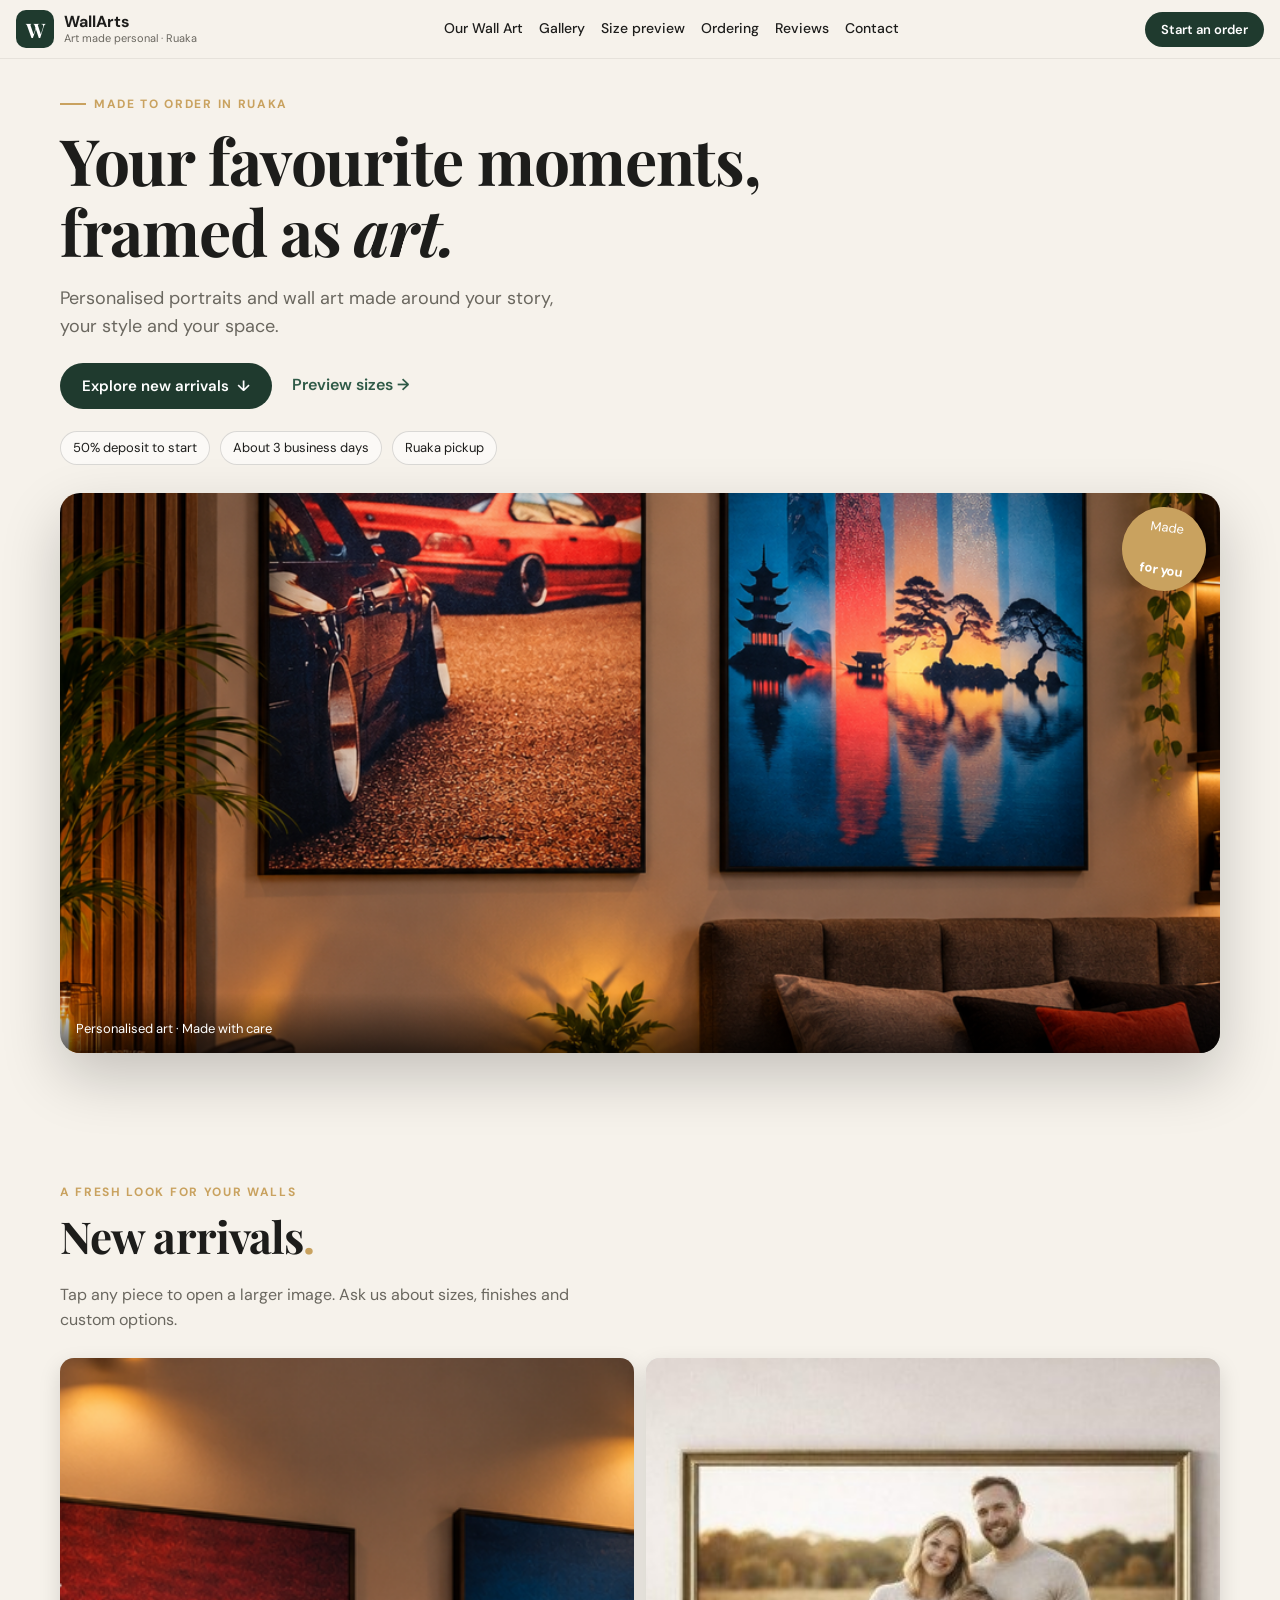
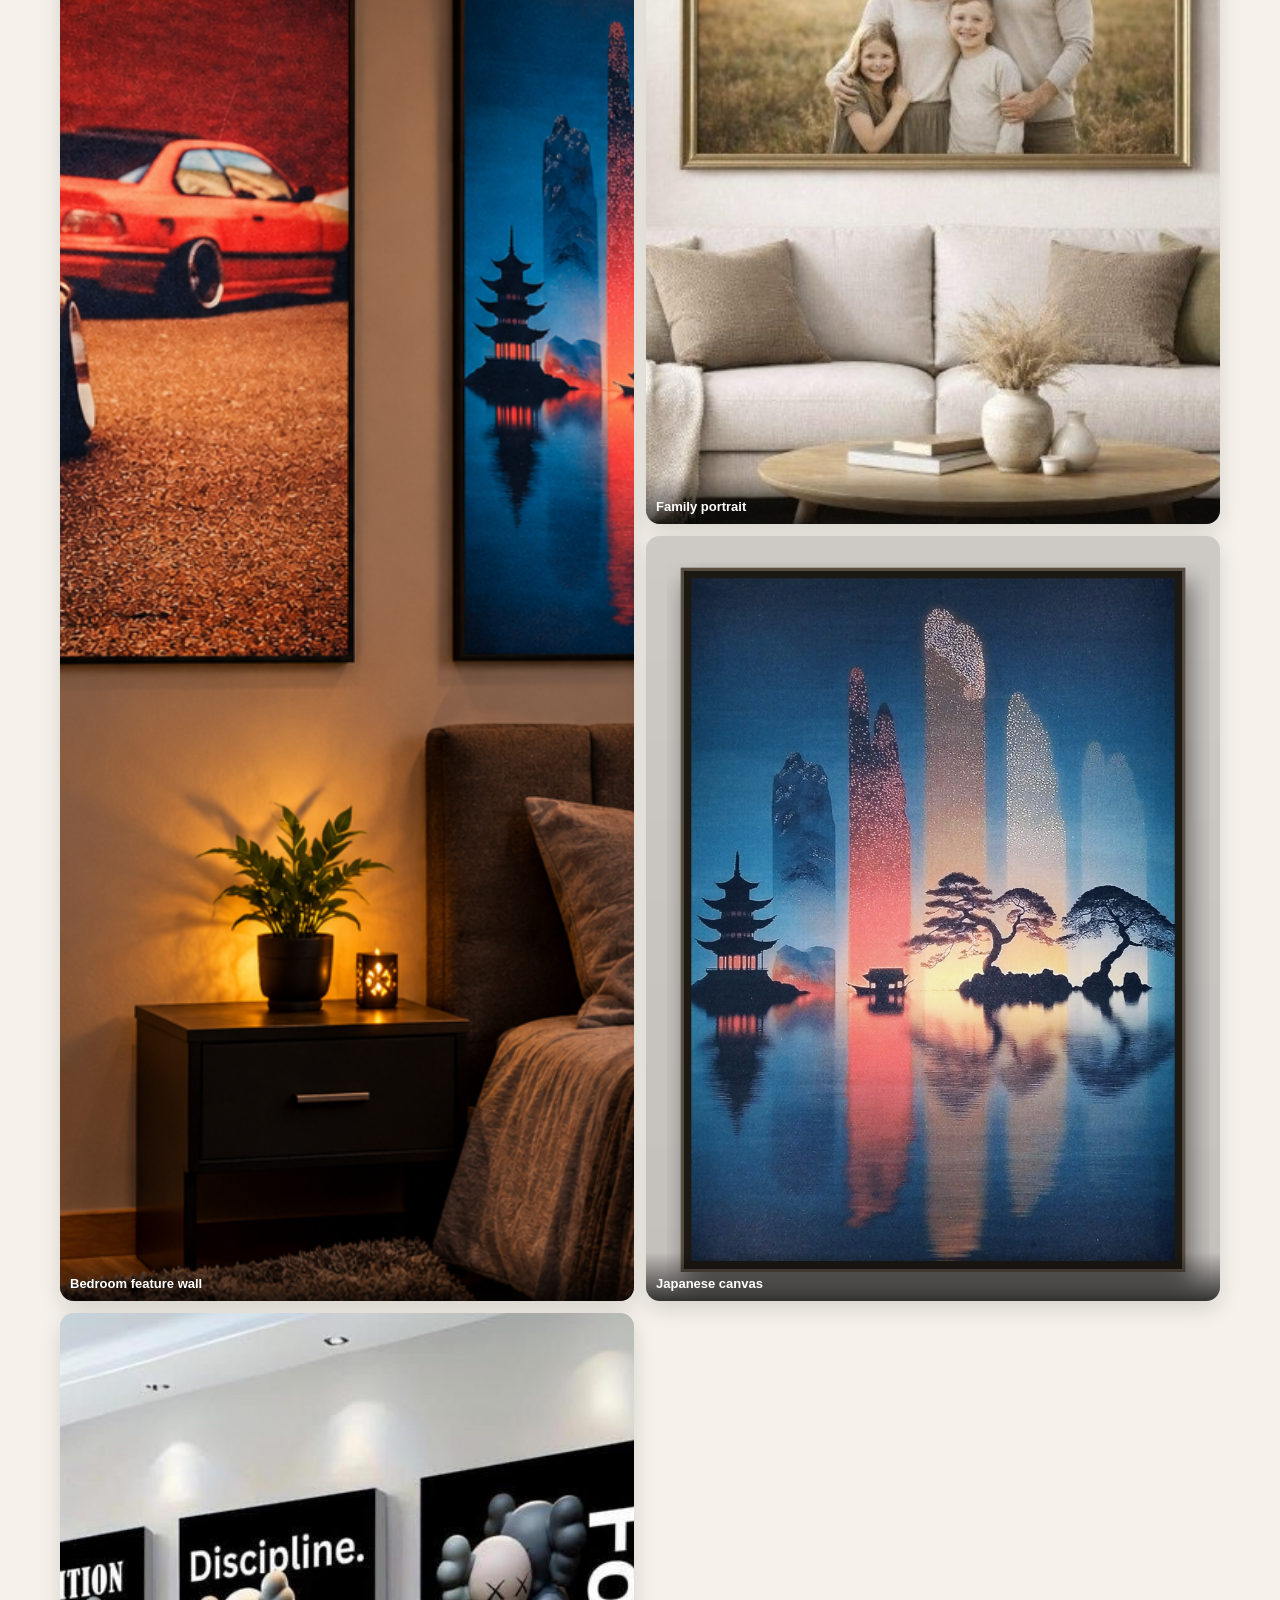
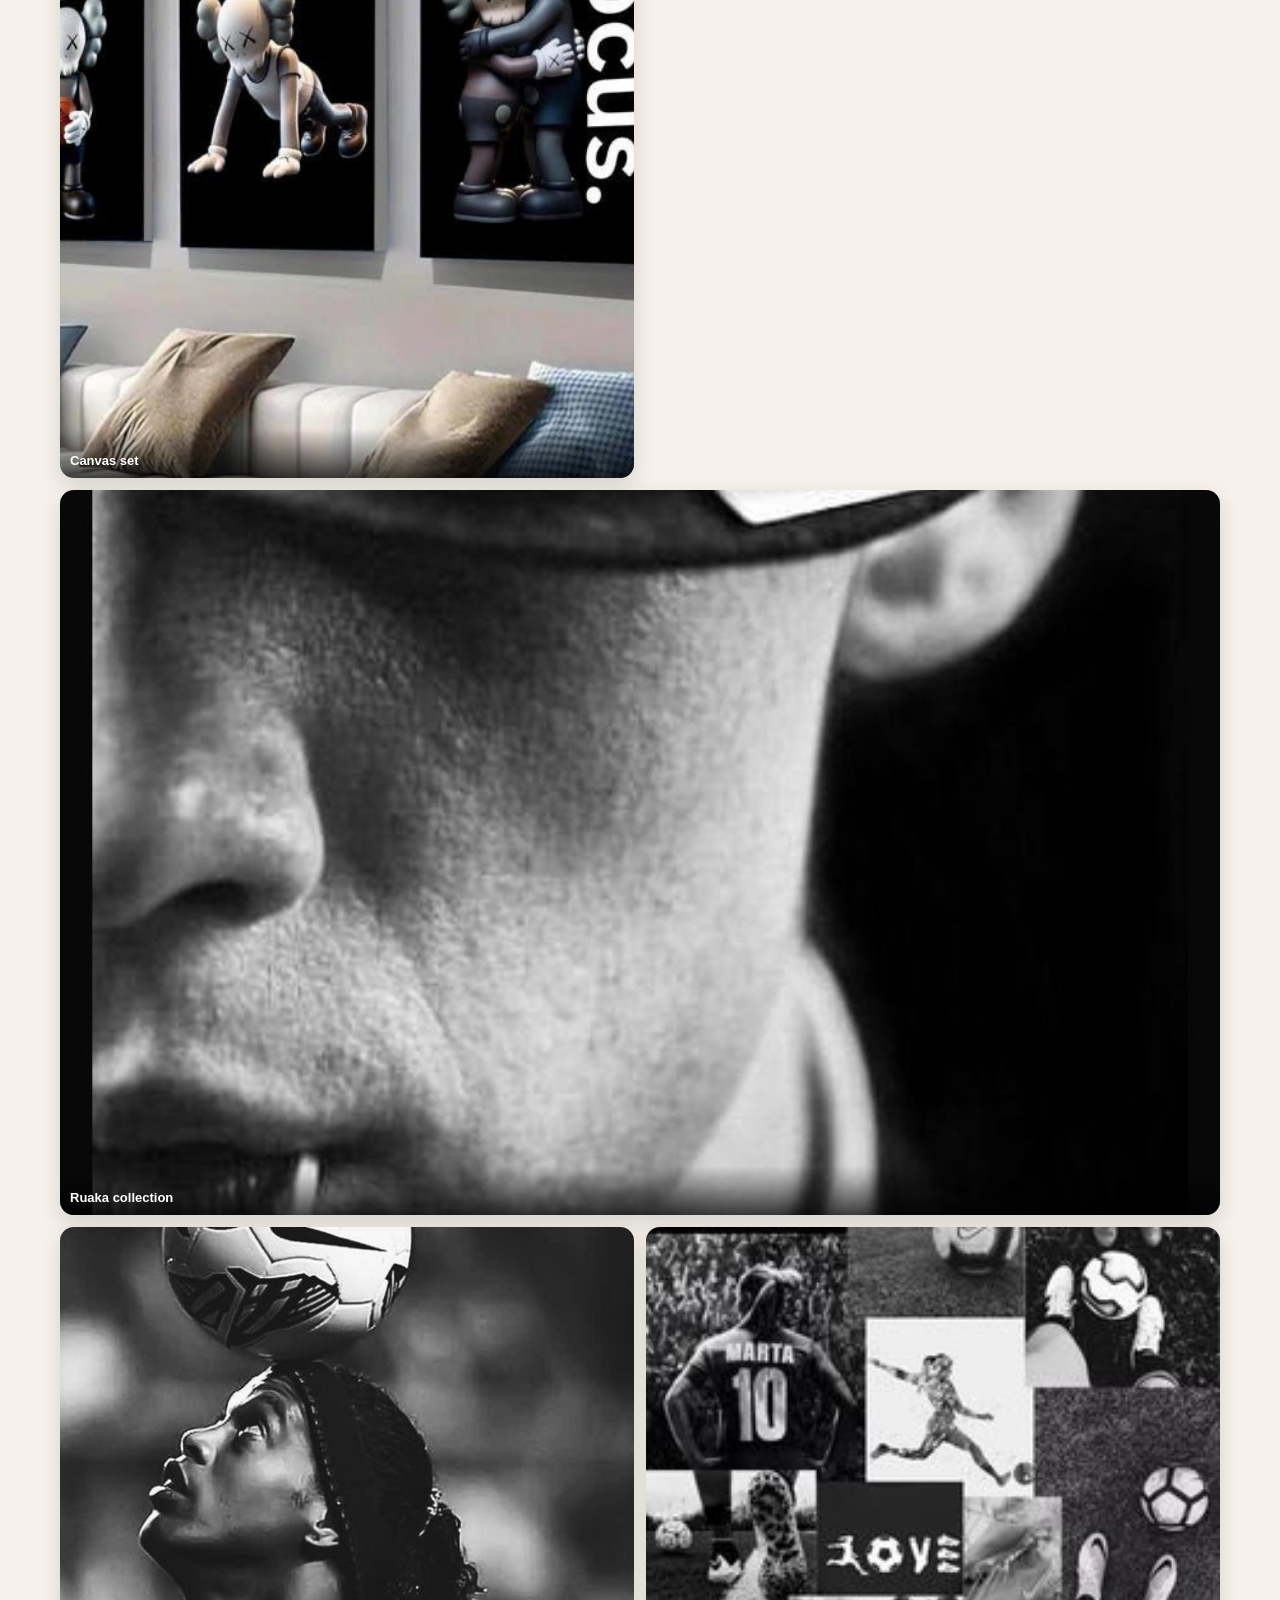
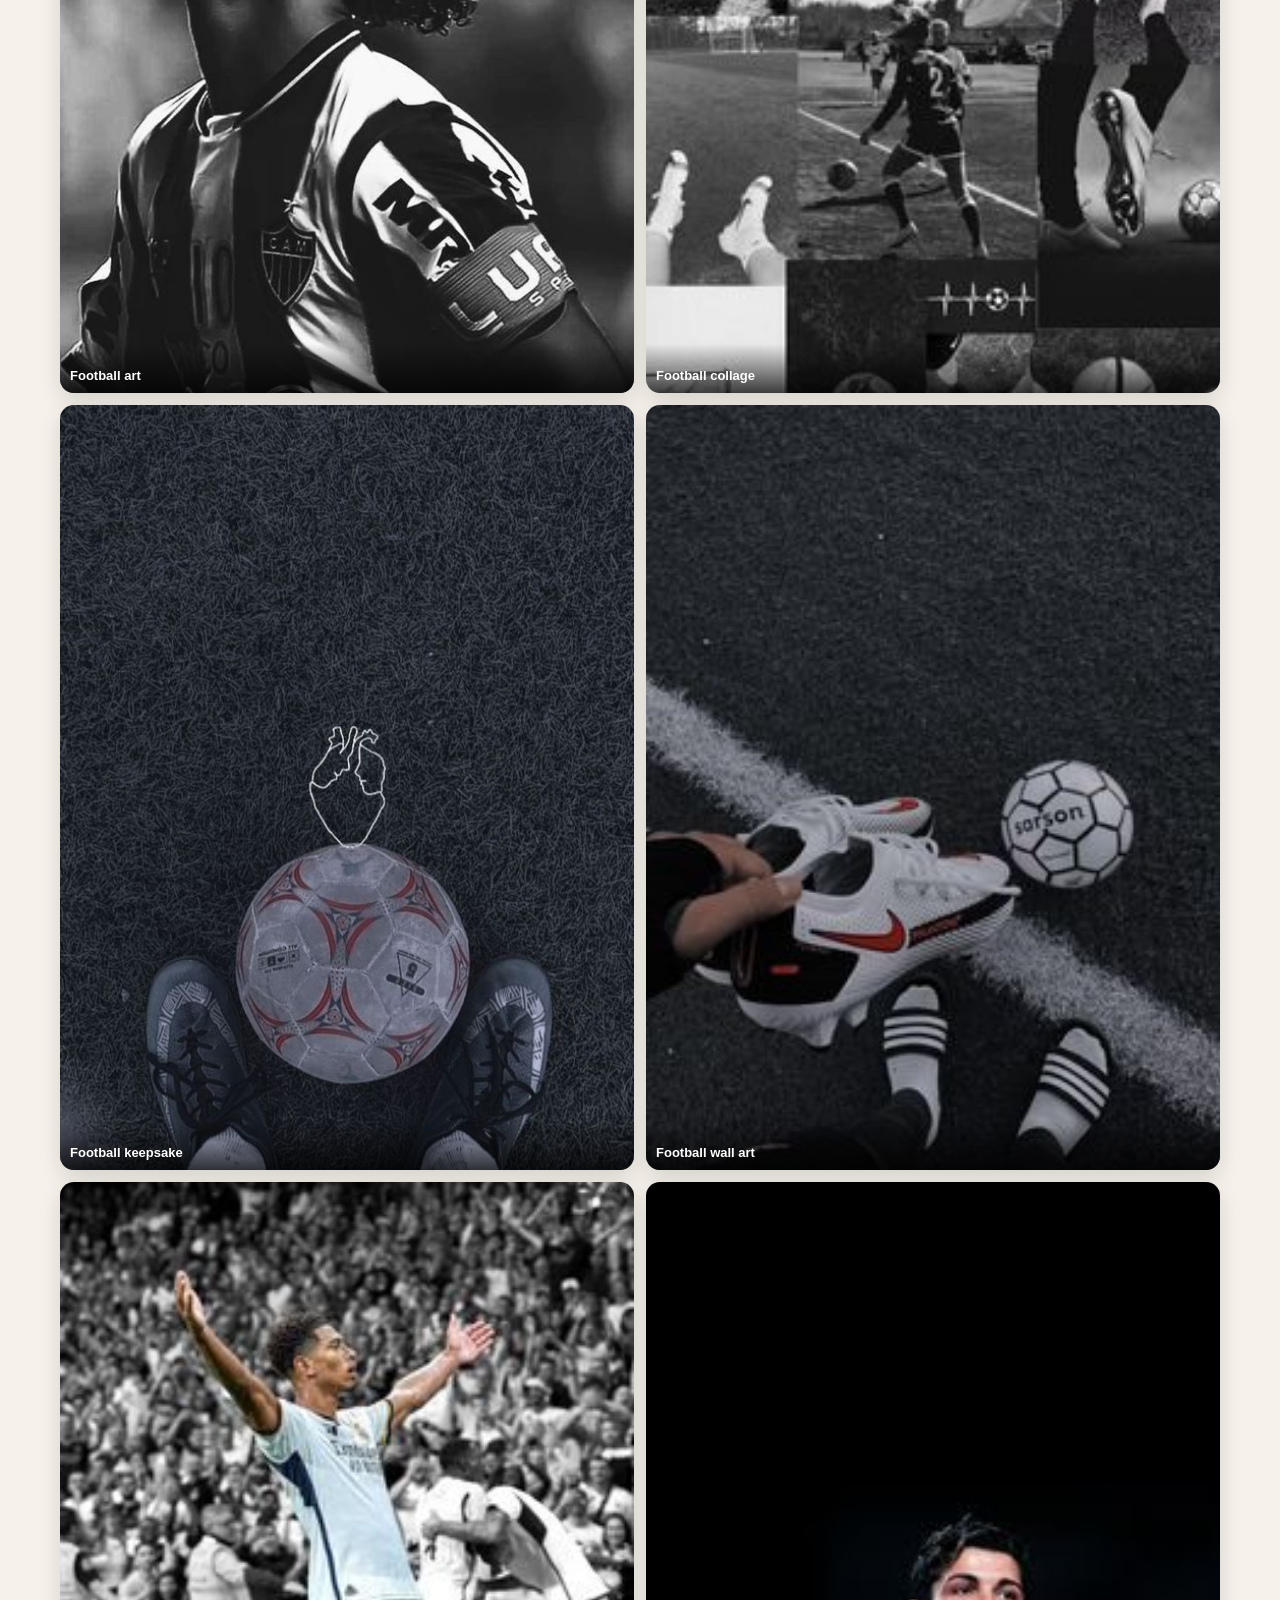
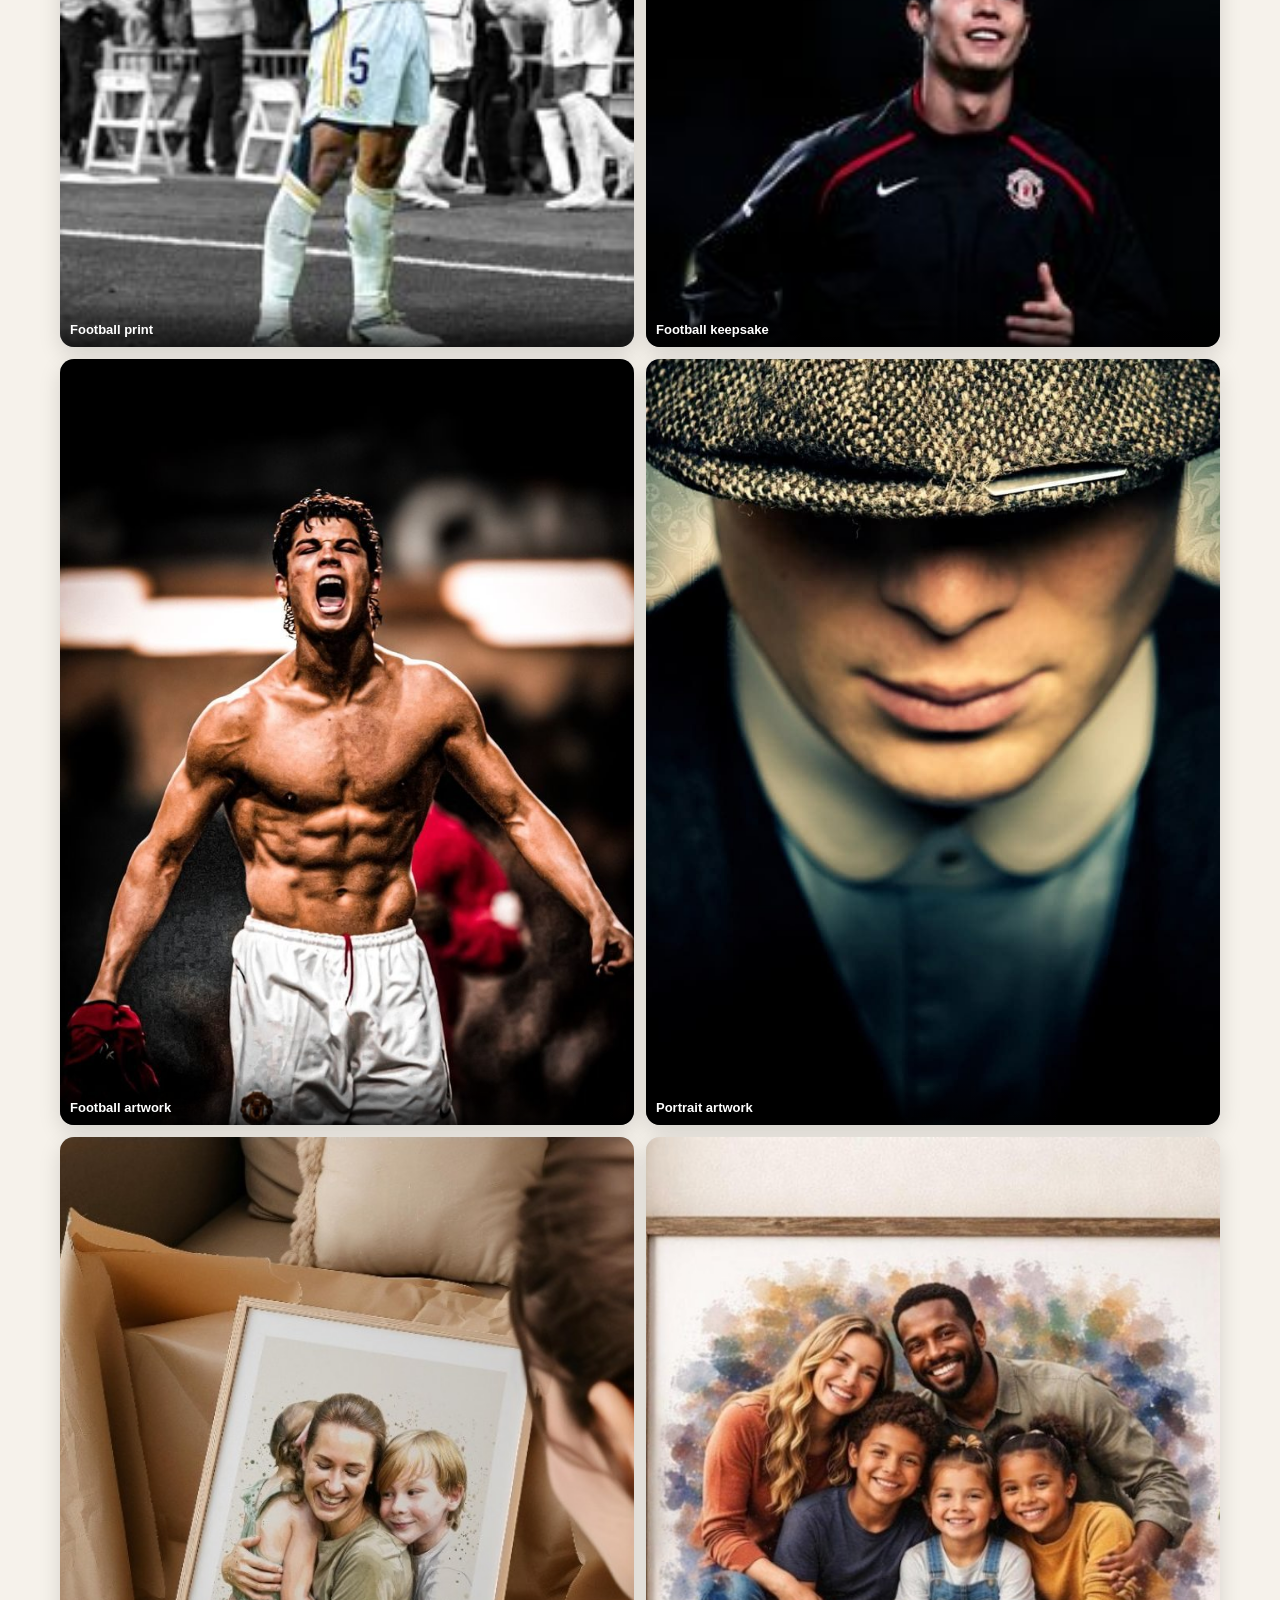
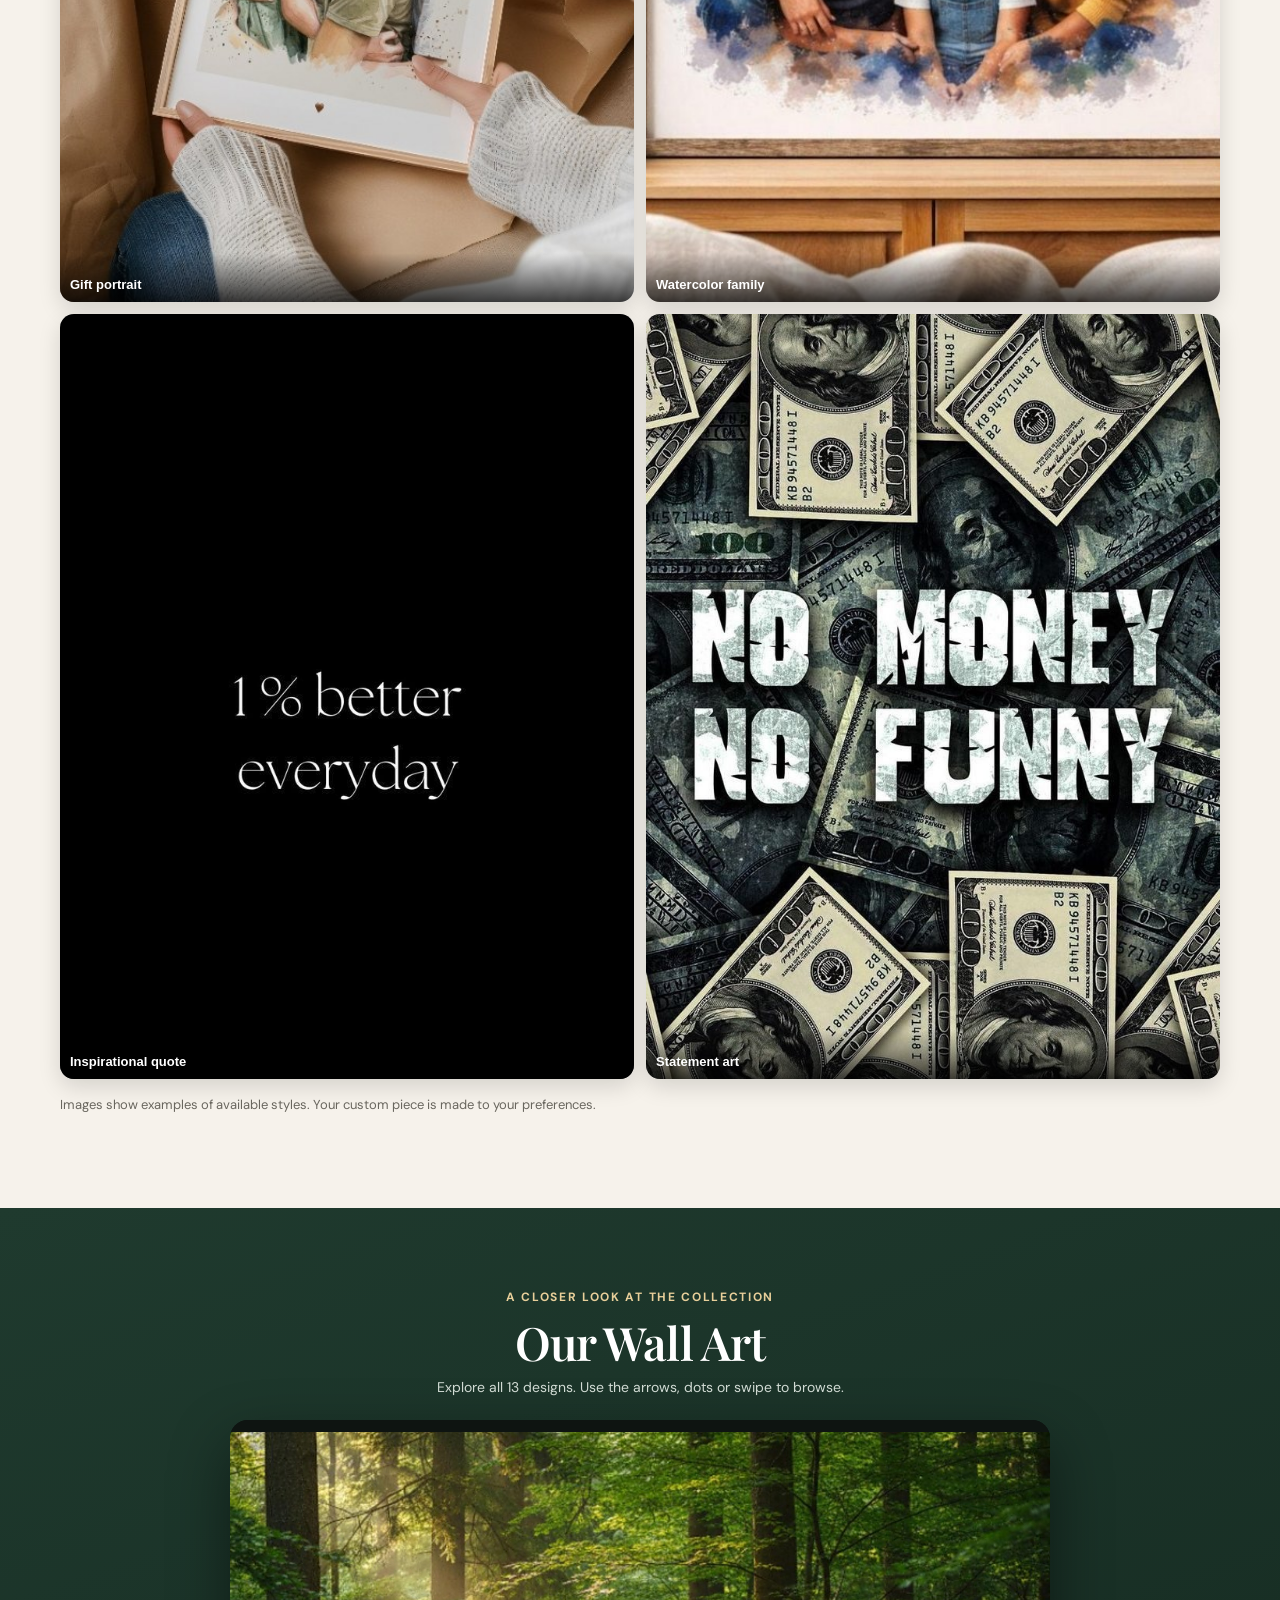
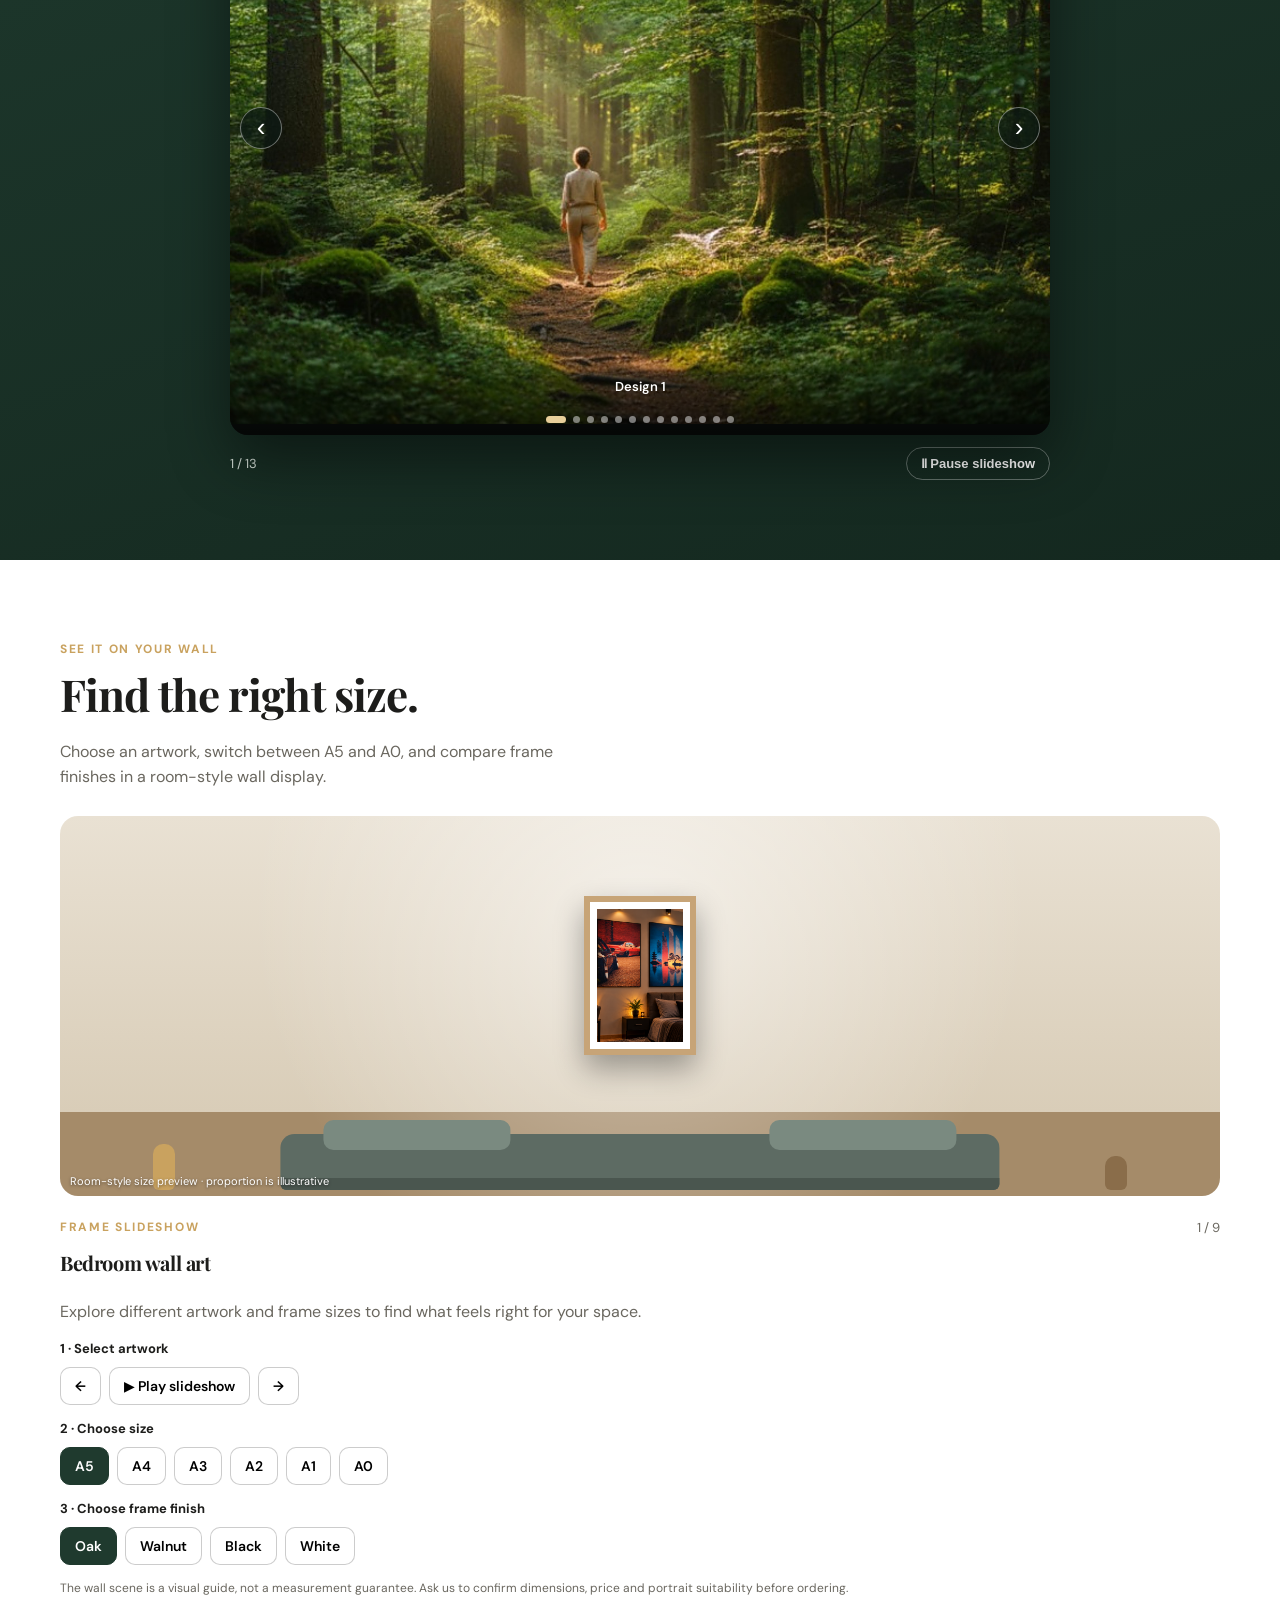
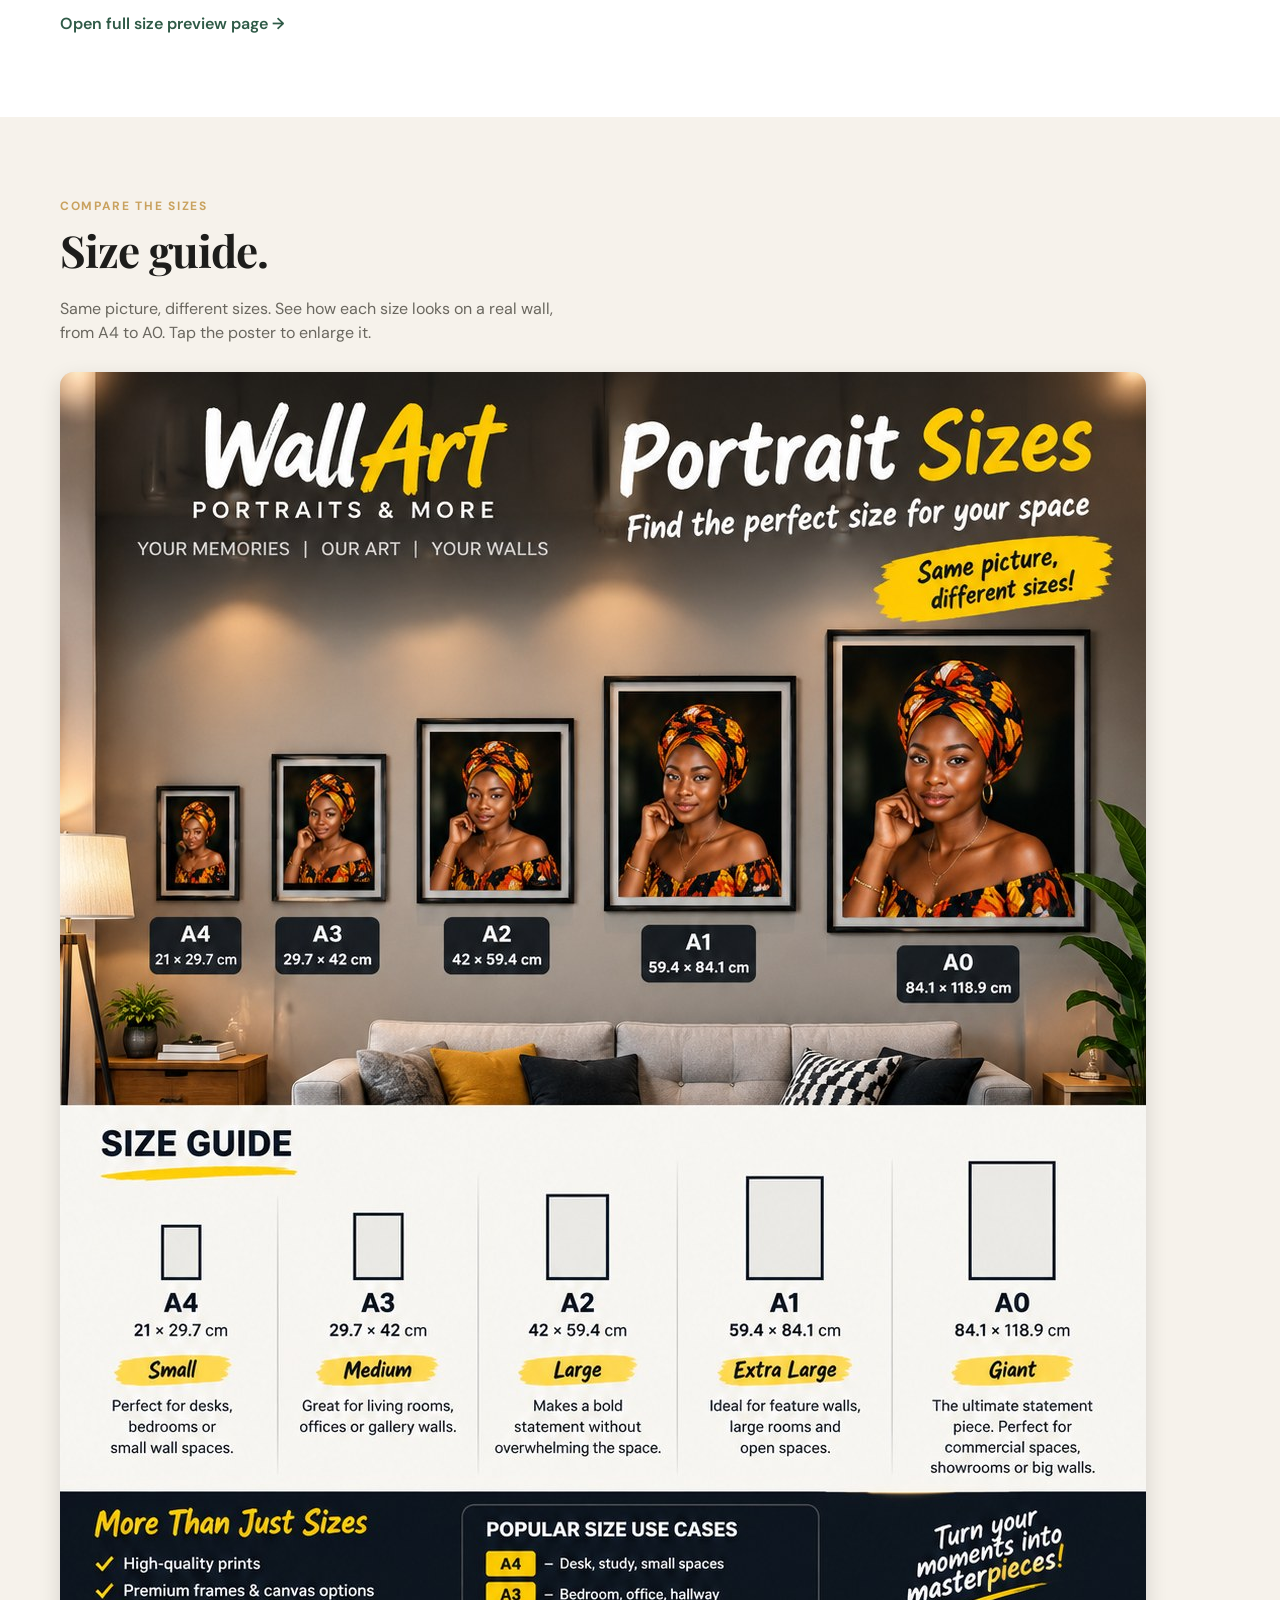
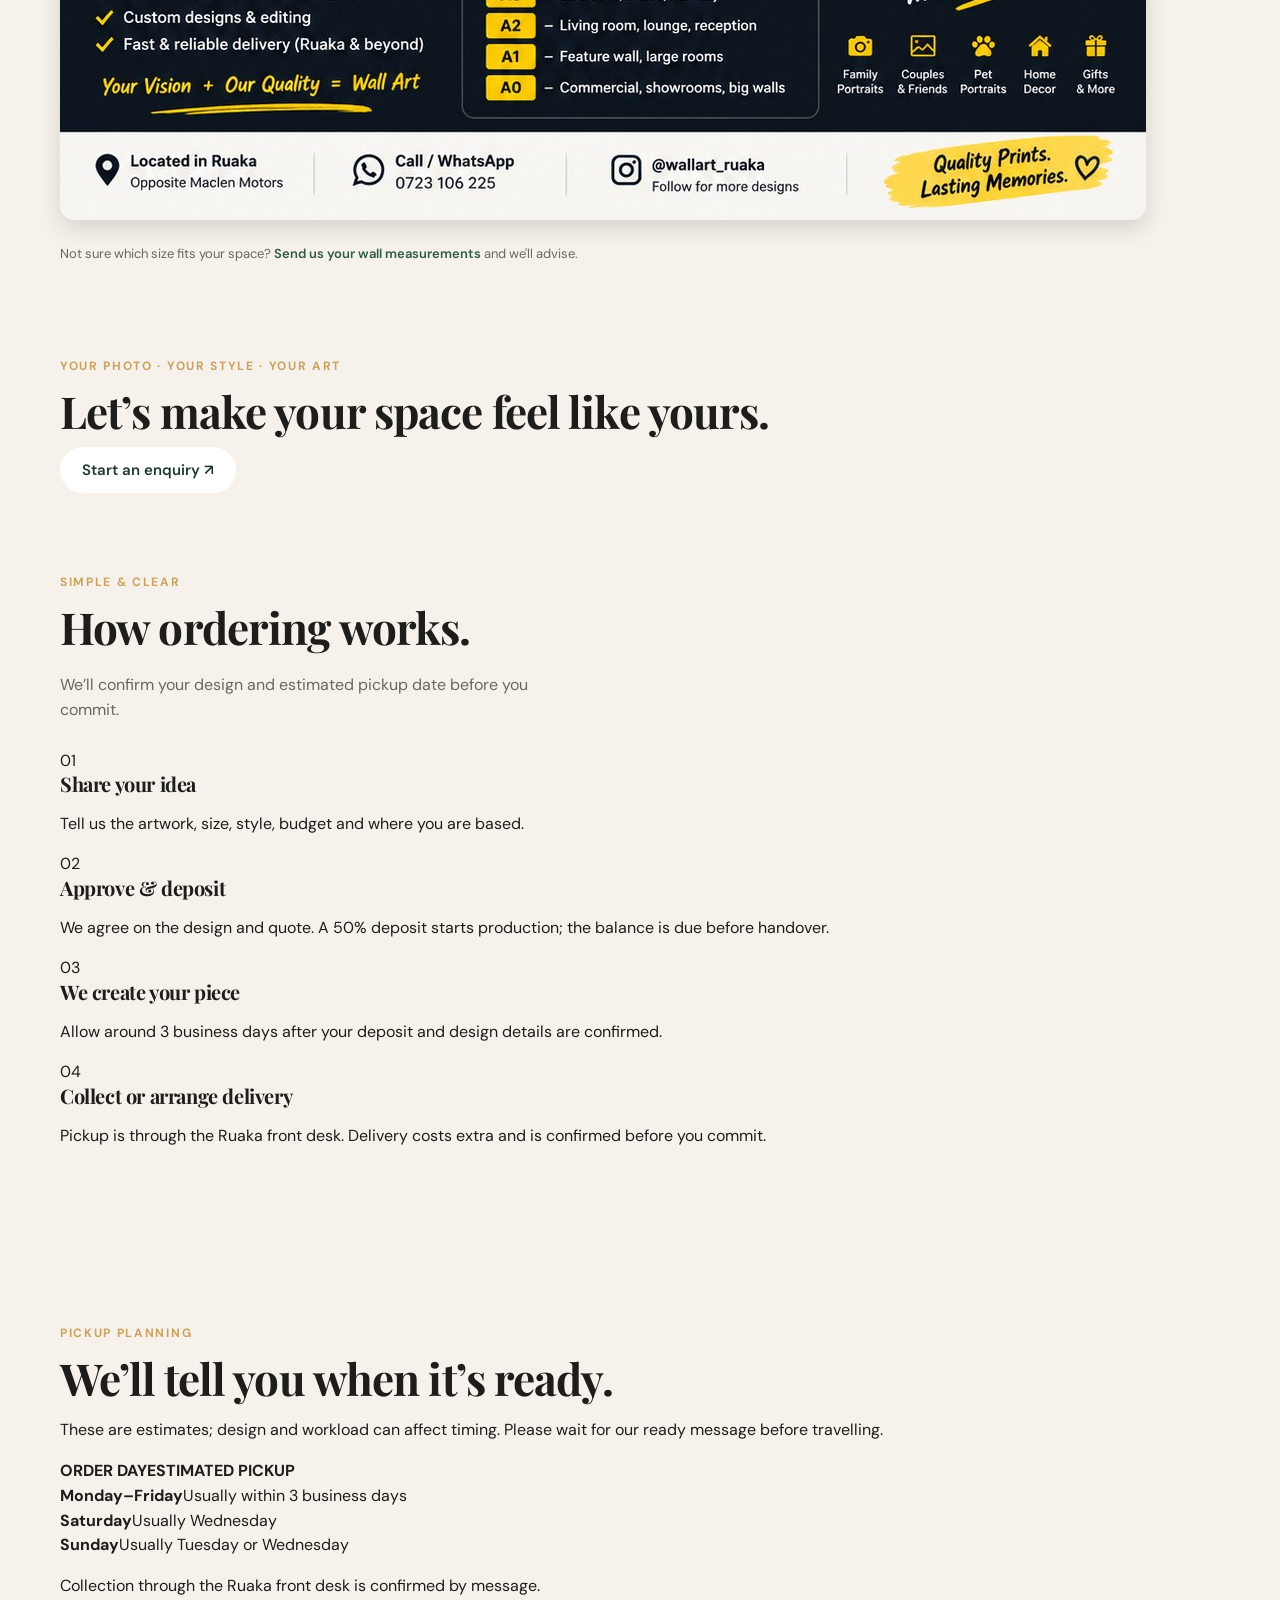
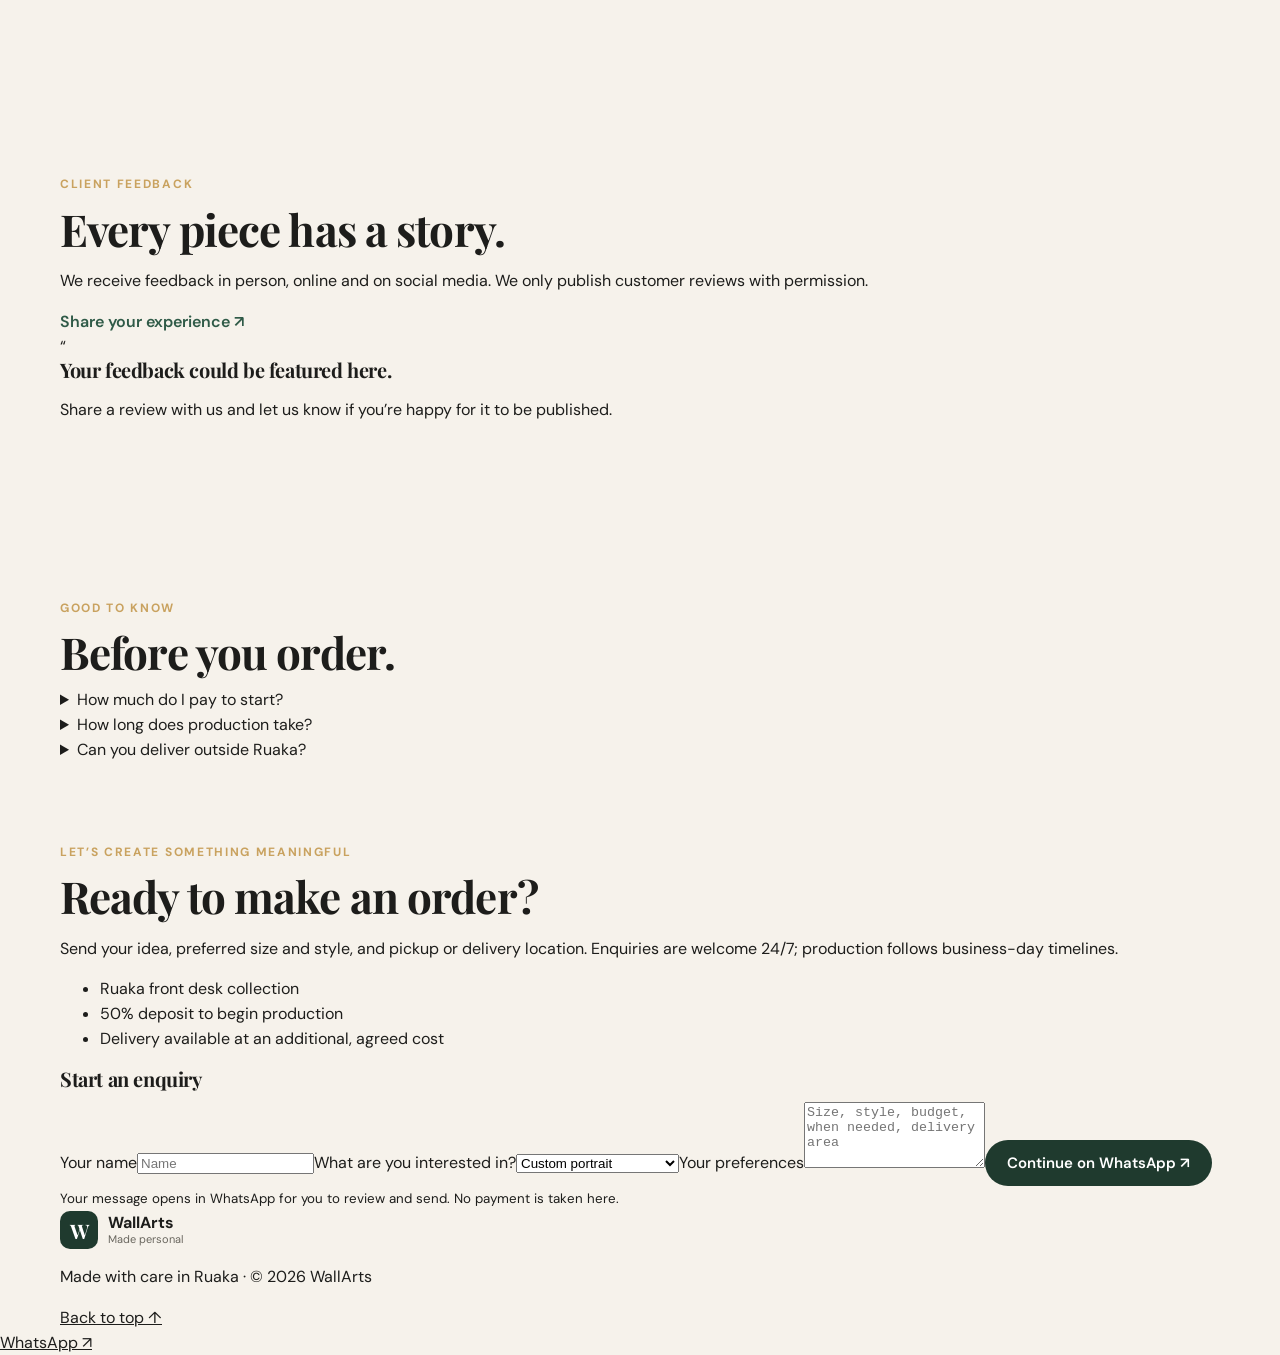
<file: index.html>
<!doctype html>
<html lang="en">
<head>
  <meta charset="utf-8">
  <meta name="viewport" content="width=device-width, initial-scale=1">
  <meta name="theme-color" content="#f6f2eb">
  <meta name="description" content="Personalised portraits and wall art made to order in Ruaka. Browse new arrivals and preview your artwork on a wall in A0–A5 sizes.">
  <title>WallArts | Personalised Wall Art in Ruaka</title>
  <link rel="preconnect" href="https://fonts.googleapis.com">
  <link rel="preconnect" href="https://fonts.gstatic.com" crossorigin>
  <link href="https://fonts.googleapis.com/css2?family=DM+Sans:wght@400;500;600;700&family=Playfair+Display:wght@600;700&display=swap" rel="stylesheet">
  <link rel="stylesheet" href="/styles.css">
</head>
<body>
  <header class="site-header">
    <a class="brand" href="#home" aria-label="WallArts home"><span class="brand-mark">W</span><span class="brand-copy"><strong>WallArts</strong><small>Art made personal · Ruaka</small></span></a>
    <nav aria-label="Main navigation"><a href="#new-arrivals">Gallery</a><a href="#sizes">Size preview</a><a href="#ordering">Ordering</a><a href="#reviews">Reviews</a><a href="#contact">Contact</a></nav>
    <a class="button button-small" href="#contact">Start an order</a>
  </header>

  <main id="home">
    <section class="hero page-wrap">
      <div class="hero-copy">
        <p class="eyebrow"><span></span> MADE TO ORDER IN RUAKA</p>
        <h1>Your favourite moments,<br>framed as <em>art.</em></h1>
        <p class="hero-intro">Personalised portraits and wall art made around your story, your style and your space.</p>
        <div class="hero-actions"><a class="button" href="#new-arrivals">Explore new arrivals <span>↓</span></a><a class="text-link" href="#sizes">Preview sizes <span>→</span></a></div>
        <div class="hero-points"><span>50% deposit to start</span><span>About 3 business days</span><span>Ruaka pickup</span></div>
      </div>
      <div class="hero-visual"><img src="bedroom-wall.png" alt="Wall art displayed in a bedroom" fetchpriority="high"><div class="hero-stamp">Made<br><b>for you</b></div><div class="hero-caption">Personalised art · Made with care</div></div>
    </section>

    <section class="section arrivals" id="new-arrivals">
      <div class="page-wrap">
        <div class="section-heading"><div><p class="eyebrow">A FRESH LOOK FOR YOUR WALLS</p><h2>New arrivals<span class="gold">.</span></h2></div><p>Tap any piece to open a larger image. Ask us about sizes, finishes and custom options.</p></div>
        <div class="gallery-grid">
          <button class="art-card art-tall" type="button" data-image="bedroom-wall.png" data-title="Bedroom feature wall art"><img src="bedroom-wall.png" alt="Bedroom feature wall art" loading="lazy"><span>Bedroom feature wall</span></button>
          <button class="art-card" type="button" data-image="family-wall-art.jpg" data-title="Family wall art"><img src="family-wall-art.jpg" alt="Family wall art" loading="lazy"><span>Family portrait</span></button>
          <button class="art-card" type="button" data-image="japan-canvas.png" data-title="Japanese landscape canvas"><img src="japan-canvas.png" alt="Japanese landscape canvas" loading="lazy"><span>Japanese canvas</span></button>
          <button class="art-card" type="button" data-image="canvas-set.jpg" data-title="Canvas set"><img src="canvas-set.jpg" alt="Canvas set" loading="lazy"><span>Canvas set</span></button>
          <button class="art-card art-wide" type="button" data-image="promo-ruaka.jpg" data-title="Ruaka collection"><img src="promo-ruaka.jpg" alt="Ruaka collection wall art" loading="lazy"><span>Ruaka collection</span></button>
          <button class="art-card" type="button" data-image="football-1.jpg" data-title="Football art"><img src="football-1.jpg" alt="Football art" loading="lazy"><span>Football art</span></button>
          <button class="art-card" type="button" data-image="football-2.jpg" data-title="Football collage"><img src="football-2.jpg" alt="Football collage" loading="lazy"><span>Football collage</span></button>
          <button class="art-card" type="button" data-image="football-3.jpg" data-title="Football boots and ball art"><img src="football-3.jpg" alt="Football boots and ball art" loading="lazy"><span>Football keepsake</span></button>
          <button class="art-card" type="button" data-image="football-4.jpg" data-title="Football wall art"><img src="football-4.jpg" alt="Football wall art" loading="lazy"><span>Football wall art</span></button>
          <button class="art-card" type="button" data-image="football-5.jpg" data-title="Football print"><img src="football-5.jpg" alt="Football print" loading="lazy"><span>Football print</span></button>
          <button class="art-card" type="button" data-image="football-7.jpg" data-title="Football keepsake"><img src="football-7.jpg" alt="Football keepsake art" loading="lazy"><span>Football keepsake</span></button>
          <button class="art-card" type="button" data-image="football-9.jpg" data-title="Football artwork"><img src="football-9.jpg" alt="Football artwork" loading="lazy"><span>Football artwork</span></button>
          <button class="art-card" type="button" data-image="portrait-2.jpg" data-title="Portrait artwork"><img src="portrait-2.jpg" alt="Portrait artwork" loading="lazy"><span>Portrait artwork</span></button>
          <button class="art-card" type="button" data-image="portrait-gift.jpg" data-title="Gift portrait"><img src="portrait-gift.jpg" alt="Gift portrait" loading="lazy"><span>Gift portrait</span></button>
          <button class="art-card" type="button" data-image="watercolor-family.jpg" data-title="Watercolor family portrait"><img src="watercolor-family.jpg" alt="Watercolor family portrait" loading="lazy"><span>Watercolor family</span></button>
          <button class="art-card" type="button" data-image="quote-1.jpg" data-title="Motivational wall art"><img src="quote-1.jpg" alt="Motivational wall art" loading="lazy"><span>Inspirational quote</span></button>
          <button class="art-card" type="button" data-image="quote-2.jpg" data-title="Statement wall art"><img src="quote-2.jpg" alt="Statement wall art" loading="lazy"><span>Statement art</span></button>
        </div>
        <p class="gallery-footnote">Images show examples of available styles. Your custom piece is made to your preferences.</p>
      </div>
    </section>

    <section class="section size-section" id="sizes">
      <div class="page-wrap">
        <div class="section-heading"><div><p class="eyebrow">SEE IT ON YOUR WALL</p><h2>Find the right size.</h2></div><p>Choose an artwork, switch between A5 and A0, and compare frame finishes in a room-style wall display.</p></div>
        <div class="showroom">
          <div class="showroom-wall">
            <div class="wall-light"></div>
            <div class="wall-frame" id="size-frame"><div class="wall-mat"><img id="size-art" src="bedroom-wall.png" alt="Bedroom wall art shown in an A5 frame"></div></div>
            <div class="wall-furniture" aria-hidden="true"><div class="vase vase-one"></div><div class="vase vase-two"></div><div class="sofa"><i></i><i></i><b></b></div></div>
            <span class="wall-scale-note">Room-style size preview · proportion is illustrative</span>
          </div>
          <div class="showroom-controls">
            <div class="preview-heading"><span class="eyebrow">FRAME SLIDESHOW</span><span class="slide-count" id="slide-count">1 / 9</span></div>
            <h3 id="preview-art-name">Bedroom wall art</h3>
            <p class="preview-description">Explore different artwork and frame sizes to find what feels right for your space.</p>
            <div class="control-group"><span class="control-label">1 · Select artwork</span><div class="slide-buttons"><button type="button" id="prev-art" aria-label="Previous artwork">←</button><button type="button" id="play-slideshow" aria-pressed="false">▶ Play slideshow</button><button type="button" id="next-art" aria-label="Next artwork">→</button></div></div>
            <div class="control-group"><span class="control-label">2 · Choose size</span><div class="size-buttons" id="size-options" role="group" aria-label="Frame size"></div></div>
            <div class="control-group"><span class="control-label">3 · Choose frame finish</span><div class="finish-buttons" id="finish-options" role="group" aria-label="Frame finish"></div></div>
            <p class="size-disclaimer">The wall scene is a visual guide, not a measurement guarantee. Ask us to confirm dimensions, price and portrait suitability before ordering.</p>
            <a class="text-link" href="/frames.html">Open full size preview page →</a>
          </div>
        </div>
      </div>
    </section>
<section class="section size-guide-section" id="size-guide">
  <div class="page-wrap">
    <div class="section-heading"><div><p class="eyebrow">COMPARE THE SIZES</p><h2>Size guide.</h2></div><p>Same picture, different sizes. See how each size looks on a real wall, from A4 to A0. Tap the poster to enlarge it.</p></div>
    <button class="size-guide-card art-card" type="button" data-image="size-guide.jpg" data-title="WallArt portrait size guide A4 to A0"><img src="size-guide.jpg" alt="WallArt size guide showing A4, A3, A2, A1 and A0 portraits on a living room wall" loading="lazy"></button>
    <p class="gallery-footnote">Not sure which size fits your space? <a class="text-link" href="#contact">Send us your wall measurements</a> and we'll advise.</p>
  </div>
</section>
    <section class="process-band"><div class="page-wrap band-inner"><div><p class="eyebrow">YOUR PHOTO · YOUR STYLE · YOUR ART</p><h2>Let’s make your space feel like yours.</h2></div><a class="button button-light" href="#contact">Start an enquiry ↗</a></div></section>

    <section class="section ordering" id="ordering"><div class="page-wrap"><div class="section-heading"><div><p class="eyebrow">SIMPLE &amp; CLEAR</p><h2>How ordering works.</h2></div><p>We’ll confirm your design and estimated pickup date before you commit.</p></div><div class="steps-grid"><article><span>01</span><h3>Share your idea</h3><p>Tell us the artwork, size, style, budget and where you are based.</p></article><article><span>02</span><h3>Approve &amp; deposit</h3><p>We agree on the design and quote. A 50% deposit starts production; the balance is due before handover.</p></article><article><span>03</span><h3>We create your piece</h3><p>Allow around 3 business days after your deposit and design details are confirmed.</p></article><article><span>04</span><h3>Collect or arrange delivery</h3><p>Pickup is through the Ruaka front desk. Delivery costs extra and is confirmed before you commit.</p></article></div></div></section>

    <section class="section schedule-section" id="pickup"><div class="page-wrap schedule-layout"><div><p class="eyebrow">PICKUP PLANNING</p><h2>We’ll tell you when it’s ready.</h2><p>These are estimates; design and workload can affect timing. Please wait for our ready message before travelling.</p></div><div class="schedule-card"><div class="schedule-header"><b>ORDER DAY</b><b>ESTIMATED PICKUP</b></div><div><strong>Monday–Friday</strong><span>Usually within 3 business days</span></div><div><strong>Saturday</strong><span>Usually Wednesday</span></div><div><strong>Sunday</strong><span>Usually Tuesday or Wednesday</span></div><p>Collection through the Ruaka front desk is confirmed by message.</p></div></div></section>

    <section class="section reviews" id="reviews"><div class="page-wrap reviews-layout"><div><p class="eyebrow">CLIENT FEEDBACK</p><h2>Every piece has a story.</h2><p>We receive feedback in person, online and on social media. We only publish customer reviews with permission.</p><a class="text-link" href="https://wa.me/254723106225?text=Hello%20WallArts%2C%20I%20would%20like%20to%20share%20feedback%20about%20my%20order." target="_blank" rel="noopener noreferrer">Share your experience ↗</a></div><div class="review-placeholder"><span aria-hidden="true">“</span><h3>Your feedback could be featured here.</h3><p>Share a review with us and let us know if you’re happy for it to be published.</p></div></div></section>

    <section class="section faq-section"><div class="page-wrap faq-layout"><div><p class="eyebrow">GOOD TO KNOW</p><h2>Before you order.</h2></div><div class="faq-list"><details><summary>How much do I pay to start?</summary><p>A 50% deposit starts production after the design and quote are agreed. The balance is due before collection or delivery.</p></details><details><summary>How long does production take?</summary><p>Approximately 3 business days after the deposit and design details are confirmed. We’ll confirm your estimated ready date.</p></details><details><summary>Can you deliver outside Ruaka?</summary><p>Delivery may be arranged at an extra cost, depending on your location. We’ll confirm the fee before you approve the order.</p></details></div></div></section>

    <section class="contact-section" id="contact"><div class="page-wrap contact-layout"><div class="contact-copy"><p class="eyebrow">LET’S CREATE SOMETHING MEANINGFUL</p><h2>Ready to make an order?</h2><p>Send your idea, preferred size and style, and pickup or delivery location. Enquiries are welcome 24/7; production follows business-day timelines.</p><ul><li>Ruaka front desk collection</li><li>50% deposit to begin production</li><li>Delivery available at an additional, agreed cost</li></ul></div><form id="enquiry-form"><h3>Start an enquiry</h3><label for="name">Your name</label><input id="name" name="name" required placeholder="Name"><label for="product">What are you interested in?</label><select id="product" name="product"><option>Custom portrait</option><option>Family wall art</option><option>Canvas and wall pieces</option><option>Football-themed art</option><option>Other / custom idea</option></select><label for="details">Your preferences</label><textarea id="details" name="details" rows="4" placeholder="Size, style, budget, when needed, delivery area"></textarea><button type="submit" class="button">Continue on WhatsApp ↗</button><small>Your message opens in WhatsApp for you to review and send. No payment is taken here.</small></form></div></section>
  </main>
  <footer class="site-footer"><div class="page-wrap footer-inner"><a class="brand footer-brand" href="#home"><span class="brand-mark">W</span><span><strong>WallArts</strong><small>Made personal</small></span></a><p>Made with care in Ruaka · © <span id="year"></span> WallArts</p><a href="#home">Back to top ↑</a></div></footer>
  <a class="floating-whatsapp" href="https://wa.me/254723106225?text=Hello%20WallArts%2C%20I%27m%20interested%20in%20your%20artwork." target="_blank" rel="noopener noreferrer">WhatsApp ↗</a>
  <dialog class="lightbox" id="lightbox"><button class="lightbox-close" type="button" aria-label="Close image preview">×</button><img id="lightbox-img" alt="Expanded wall art"><p id="lightbox-caption"></p></dialog>
  <script src="/script.js"></script>
</body>
</html>
</file>
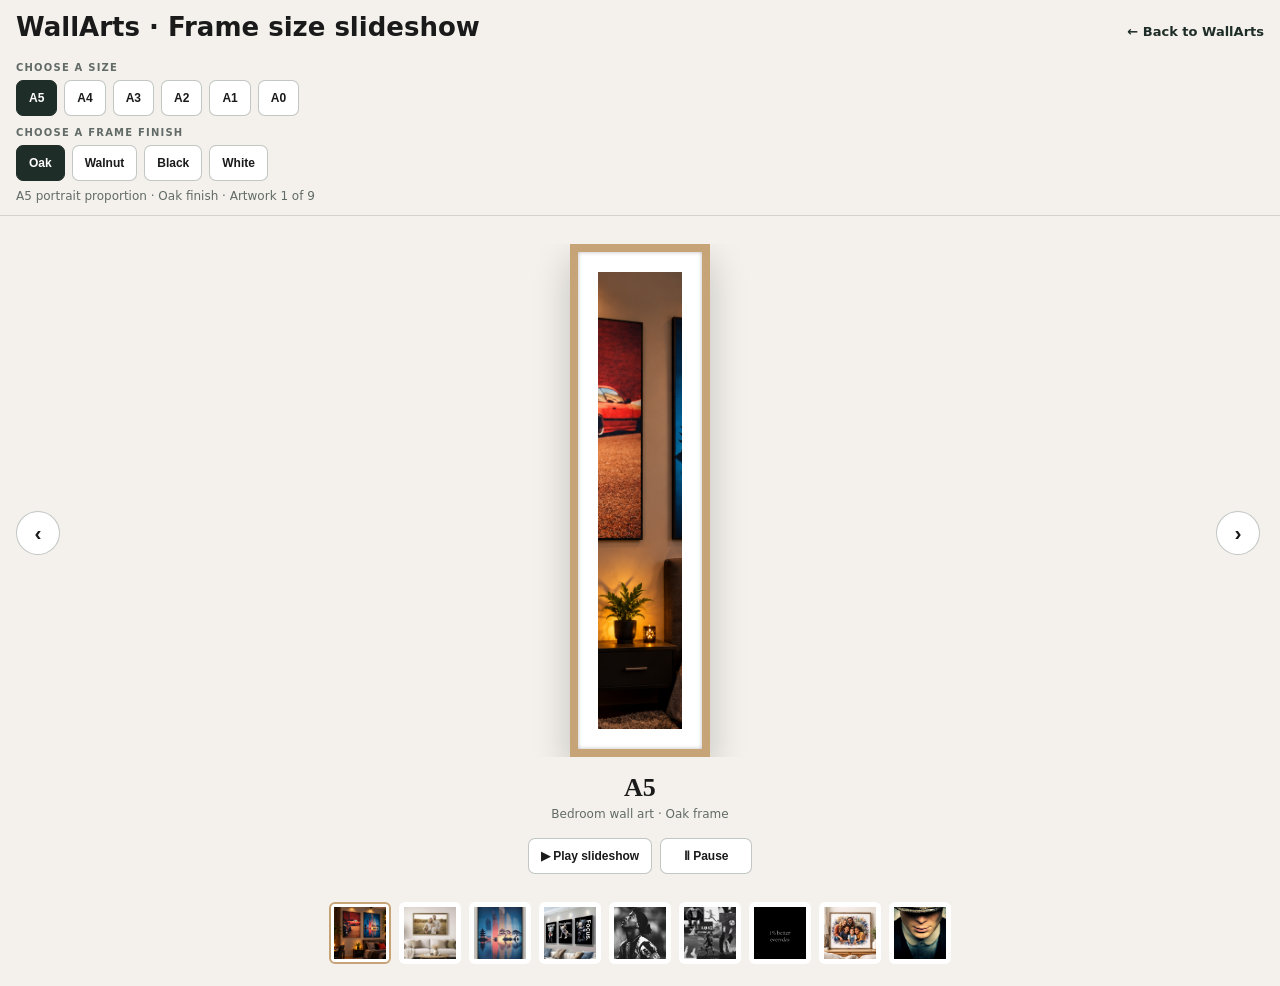
<file: frames.html>
<!doctype html>
<html lang="en">
<head>
  <meta charset="utf-8">
  <meta name="viewport" content="width=device-width, initial-scale=1, viewport-fit=cover">
  <meta name="theme-color" content="#f4f1ec">
  <title>WallArts Frame Size Slideshow A0–A5</title>
  <style>
    :root{--bg:#f4f1ec;--fg:#1a1a1a;--card:#fff;--deep:#1f2d28;--muted:#626b67;--gold:#c7a477;--frame:#c7a477}
    *{box-sizing:border-box}body{margin:0;background:var(--bg);color:var(--fg);font-family:system-ui,-apple-system,Segoe UI,sans-serif}
    header{position:sticky;top:0;z-index:5;padding:12px 16px;background:#f4f1ecf2;border-bottom:1px solid #0002;backdrop-filter:blur(10px)}
    .topline{display:flex;align-items:center;justify-content:space-between;gap:12px}.back{color:var(--deep);font-size:13px;font-weight:700;text-decoration:none}h1{margin:0 0 9px;font-size:clamp(18px,3vw,26px)}
    .controls{display:flex;flex-wrap:wrap;align-items:center;gap:7px;margin:8px 0}.controls-label{width:100%;margin-top:3px;color:var(--muted);font-size:10px;font-weight:700;letter-spacing:.12em;text-transform:uppercase}
    button{min-height:36px;padding:7px 12px;border:1px solid #8e969188;border-radius:7px;background:var(--card);color:var(--fg);font-size:12px;font-weight:650;cursor:pointer}
    button.selected{border-color:var(--deep);background:var(--deep);color:#fff}button:focus-visible{outline:3px solid #c8933c88;outline-offset:2px}
    #info{margin-top:8px;color:var(--muted);font-size:12px}.stage{min-height:410px;display:grid;grid-template-columns:48px minmax(0,1fr) 48px;align-items:center;gap:12px;padding:28px 16px 16px}
    .arrow{width:44px;height:44px;border-radius:50%;font-size:21px}.slide{display:grid;justify-items:center;gap:16px;min-width:0}.frame-wrap{display:grid;place-items:center;width:min(100%,520px);height:clamp(320px,57vh,620px);overflow:hidden}
    .frame{height:min(100%,560px);aspect-ratio:1/1.4142;padding:var(--frame-padding,16px);background:var(--frame);box-shadow:0 16px 35px #0003;transition:width .35s,height .35s,padding .25s,background .2s}
    .mat{width:100%;height:100%;padding:clamp(8px,2vw,20px);background:#fff;box-shadow:inset 0 0 4px #0004}.mat img{display:block;width:100%;height:100%;object-fit:cover;background:#eee}
    .caption{text-align:center}.caption strong{display:block;font:600 26px Georgia,serif}.caption span{color:var(--muted);font-size:12px}.slide-controls{display:flex;justify-content:center;flex-wrap:wrap;gap:8px;padding:0 16px 28px}.slide-controls button{min-width:92px}
    .thumbs{display:flex;justify-content:center;gap:8px;overflow-x:auto;padding:0 16px 22px}.thumb{width:62px;height:62px;flex:0 0 auto;padding:3px;border:2px solid transparent;border-radius:6px;overflow:hidden}.thumb.selected{border-color:var(--gold);background:var(--card)}.thumb img{width:100%;height:100%;object-fit:cover}
    @media(max-width:520px){header{padding:10px}.stage{grid-template-columns:38px minmax(0,1fr) 38px;gap:5px;padding:20px 7px 12px;min-height:360px}.arrow{width:36px;height:36px}.frame-wrap{height:clamp(300px,52vh,500px)}.frame{padding:var(--frame-padding,12px)}.slide-controls button{min-width:80px;padding-inline:8px}}
  </style>
</head>
<body>
  <header>
    <div class="topline"><h1>WallArts · Frame size slideshow</h1><a class="back" href="/index.html#sizes">← Back to WallArts</a></div>
    <div class="controls" id="sizes"><span class="controls-label">Choose a size</span></div>
    <div class="controls" id="finishes"><span class="controls-label">Choose a frame finish</span></div>
    <div id="info" aria-live="polite"></div>
  </header>
  <main>
    <section class="stage" aria-label="Artwork size preview">
      <button class="arrow" type="button" id="previous" aria-label="Previous artwork">‹</button>
      <div class="slide">
        <div class="frame-wrap"><div class="frame" id="frame"><div class="mat"><img id="artwork" src="bedroom-wall.png" alt="Bedroom wall art shown in an A5 frame"></div></div></div>
        <div class="caption"><strong id="size-title">A5</strong><span id="art-title">Bedroom wall art · Oak frame</span></div>
      </div>
      <button class="arrow" type="button" id="next" aria-label="Next artwork">›</button>
    </section>
    <div class="slide-controls"><button id="play" type="button" aria-pressed="false">▶ Play slideshow</button><button id="pause" type="button">Ⅱ Pause</button></div>
    <nav class="thumbs" id="thumbnails" aria-label="Choose artwork"></nav>
  </main>
  <script>
    const artworks = [
      { src: "bedroom-wall.png", title: "Bedroom wall art" },
      { src: "family-wall-art.jpg", title: "Family wall art" },
      { src: "japan-canvas.png", title: "Japanese landscape canvas" },
      { src: "canvas-set.jpg", title: "Canvas set" },
      { src: "football-1.jpg", title: "Football art" },
      { src: "football-2.jpg", title: "Football collage" },
      { src: "quote-1.jpg", title: "Motivational wall art" },
      { src: "watercolor-family.jpg", title: "Watercolor family portrait" },
      { src: "portrait-2.jpg", title: "Portrait artwork" }
    ];
    const sizes = [
      { label: "A5", width: 140, padding: 8 }, { label: "A4", width: 170, padding: 10 },
      { label: "A3", width: 220, padding: 12 }, { label: "A2", width: 270, padding: 15 },
      { label: "A1", width: 330, padding: 18 }, { label: "A0", width: 390, padding: 22 }
    ];
    const finishes = [
      { label: "Oak", color: "#c7a477" }, { label: "Walnut", color: "#8b5e3c" },
      { label: "Black", color: "#212121" }, { label: "White", color: "#f4f1ec" }
    ];
    let artworkIndex = 0, sizeIndex = 0, finishIndex = 0, timer = null;
    const $ = (id) => document.getElementById(id);
    const sizeButtons = [], finishButtons = [];

    function update() {
      const art = artworks[artworkIndex], size = sizes[sizeIndex], finish = finishes[finishIndex];
      const frame = $("frame"), image = $("artwork");
      image.src = art.src;
      image.alt = art.title + " shown in an " + size.label + " " + finish.label + " frame";
      frame.style.width = "min(" + size.width + "px, 100%)";
      frame.style.setProperty("--frame-padding", size.padding + "px");
      frame.style.setProperty("--frame", finish.color);
      $("size-title").textContent = size.label;
      $("art-title").textContent = art.title + " · " + finish.label + " frame";
      $("info").textContent = size.label + " portrait proportion · " + finish.label + " finish · Artwork " + (artworkIndex + 1) + " of " + artworks.length;
      sizeButtons.forEach((button, index) => button.classList.toggle("selected", index === sizeIndex));
      finishButtons.forEach((button, index) => button.classList.toggle("selected", index === finishIndex));
      document.querySelectorAll(".thumb").forEach((button, index) => button.classList.toggle("selected", index === artworkIndex));
    }

    sizes.forEach((size, index) => {
      const button = document.createElement("button");
      button.type = "button"; button.textContent = size.label;
      button.setAttribute("aria-label", "Preview " + size.label + " frame size");
      button.addEventListener("click", () => { sizeIndex = index; update(); });
      sizeButtons.push(button); $("sizes").appendChild(button);
    });
    finishes.forEach((finish, index) => {
      const button = document.createElement("button");
      button.type = "button"; button.textContent = finish.label;
      button.addEventListener("click", () => { finishIndex = index; update(); });
      finishButtons.push(button); $("finishes").appendChild(button);
    });
    artworks.forEach((art, index) => {
      const button = document.createElement("button");
      button.type = "button"; button.className = "thumb"; button.setAttribute("aria-label", "Show " + art.title);
      const thumb = document.createElement("img"); thumb.src = art.src; thumb.alt = ""; thumb.loading = "lazy";
      button.appendChild(thumb); button.addEventListener("click", () => { artworkIndex = index; update(); });
      $("thumbnails").appendChild(button);
    });
    function step(direction) { artworkIndex = (artworkIndex + direction + artworks.length) % artworks.length; update(); }
    $("previous").addEventListener("click", () => step(-1));
    $("next").addEventListener("click", () => step(1));
    $("play").addEventListener("click", () => {
      if (timer) return;
      timer = window.setInterval(() => step(1), 3000);
      $("play").setAttribute("aria-pressed", "true");
    });
    $("pause").addEventListener("click", () => {
      window.clearInterval(timer); timer = null;
      $("play").setAttribute("aria-pressed", "false");
    });
    document.addEventListener("keydown", (event) => {
      if (event.key === "ArrowLeft") step(-1);
      if (event.key === "ArrowRight") step(1);
      if (event.key === "Escape") { window.clearInterval(timer); timer = null; }
    });
    update();
  </script>
</body>
</html>
</file>
<file: styles.css>
:root{--green-dark:#1f3a2e;--green:#2f5a47;--gold:#c9a25f;--cream:#f6f2eb;--ink:#1d1d1b;--muted:#6a675f;--serif:"Playfair Display",Georgia,serif;--sans:"DM Sans",system-ui,sans-serif}
*{box-sizing:border-box}
html{scroll-behavior:smooth}
body{margin:0;background:var(--cream);color:var(--ink);font-family:var(--sans);line-height:1.55}
img{max-width:100%;display:block}
a{color:inherit}
.page-wrap{width:min(1160px,calc(100% - 32px));margin:0 auto}
.eyebrow{margin:0 0 10px;font-size:12px;font-weight:700;letter-spacing:.14em;color:var(--gold);display:flex;align-items:center;gap:8px}
.eyebrow span{width:26px;height:2px;background:var(--gold);display:inline-block}
h1,h2,h3{font-family:var(--serif);line-height:1.12;margin:0 0 12px;letter-spacing:-.02em}
h1{font-size:clamp(34px,7vw,64px)}
h2{font-size:clamp(28px,5vw,44px)}
h3{font-size:20px}
.gold{color:var(--gold)}

.site-header{position:sticky;top:0;z-index:20;display:flex;align-items:center;justify-content:space-between;gap:14px;flex-wrap:wrap;padding:10px 16px;background:#f6f2ebf2;backdrop-filter:blur(8px);border-bottom:1px solid #0001}
.brand{display:flex;align-items:center;gap:10px;text-decoration:none}
.brand-mark{display:grid;place-items:center;width:38px;height:38px;border-radius:10px;background:var(--green-dark);color:#fff;font:700 20px var(--serif)}
.brand-copy,.brand span:last-child{display:flex;flex-direction:column;line-height:1.15}
.brand small{color:var(--muted);font-size:11px}
.site-header nav{display:flex;gap:16px;flex-wrap:wrap;font-size:14px;font-weight:500}
.site-header nav a{text-decoration:none;padding:4px 0}
.site-header nav a:hover{color:var(--green)}
.button{display:inline-flex;align-items:center;gap:8px;padding:13px 22px;border:0;border-radius:999px;background:var(--green-dark);color:#fff;font:600 15px var(--sans);text-decoration:none;cursor:pointer;transition:transform .2s,background .2s}
.button:hover{background:var(--green);transform:translateY(-1px)}
.button-small{padding:9px 16px;font-size:13px}
.button-light{background:#fff;color:var(--green-dark)}
.button-light:hover{background:var(--cream)}
.text-link{font-weight:600;text-decoration:none;color:var(--green)}
.text-link:hover{text-decoration:underline}

.hero{display:grid;grid-template-columns:1fr;gap:28px;padding:36px 0 50px;align-items:center}
.hero-intro{font-size:18px;color:var(--muted);max-width:520px}
.hero-actions{display:flex;align-items:center;gap:20px;flex-wrap:wrap;margin:22px 0}
.hero-points{display:flex;gap:10px;flex-wrap:wrap;font-size:13px}
.hero-points span{padding:6px 12px;border:1px solid #0002;border-radius:999px;background:#fff8}
.hero-visual{position:relative;border-radius:20px;overflow:hidden;box-shadow:0 24px 60px #0003}
.hero-visual img{width:100%;height:100%;max-height:560px;object-fit:cover}
.hero-stamp{position:absolute;top:14px;right:14px;display:grid;place-items:center;text-align:center;width:84px;height:84px;border-radius:50%;background:var(--gold);color:#fff;font-size:13px;line-height:1.2;transform:rotate(8deg)}
.hero-caption{position:absolute;left:0;right:0;bottom:0;padding:26px 16px 14px;background:linear-gradient(transparent,#000a);color:#fff;font-size:13px}

.section{padding:clamp(40px,7vw,80px) 0}
.section-heading{display:grid;gap:10px;margin-bottom:26px}
.section-heading>p{color:var(--muted);max-width:520px;margin:0}
.gallery-grid{display:grid;grid-template-columns:repeat(2,1fr);gap:12px}
.art-card{position:relative;padding:0;border:0;border-radius:14px;overflow:hidden;background:#ddd;cursor:pointer;aspect-ratio:3/4;box-shadow:0 8px 22px #0002;transition:transform .25s}
.art-card:hover{transform:translateY(-3px)}
.art-card img{width:100%;height:100%;object-fit:cover}
.art-card span{position:absolute;left:0;right:0;bottom:0;padding:24px 10px 10px;background:linear-gradient(transparent,#000b);color:#fff;font-size:13px;font-weight:600;text-align:left}
.art-tall{grid-row:span 2;aspect-ratio:auto}
.art-wide{grid-column:span 2;aspect-ratio:16/10}
.gallery-footnote{margin-top:16px;font-size:13px;color:var(--muted)}

.size-section{background:#fff}
.showroom{display:grid;gap:22px}
.showroom-wall{position:relative;min-height:380px;border-radius:18px;overflow:hidden;background:linear-gradient(#e9e1d3,#d9cdb8 78%,#a58b69 78%);display:grid;place-items:center;padding:30px 10px 90px}
.wall-light{position:absolute;inset:0;background:radial-gradient(circle at 50% 25%,#fff8,transparent 60%)}
.wall-frame{position:relative;width:var(--frame-width,112px);aspect-ratio:1/1.4142;padding:var(--frame-padding,6px);background:var(--frame-color,#c7a477);box-shadow:0 14px 28px #0005;transition:width .35s,padding .35s,background .25s}
.wall-mat{width:100%;height:100%;background:#fff;padding:7%}
.wall-mat img{width:100%;height:100%;object-fit:cover}
.wall-furniture{position:absolute;left:0;right:0;bottom:0;height:90px}
.sofa{position:absolute;left:50%;bottom:6px;width:62%;height:56px;transform:translateX(-50%);background:#5d6b63;border-radius:14px 14px 6px 6px}
.sofa i{position:absolute;top:-14px;width:26%;height:30px;border-radius:10px;background:#7a8a80}
.sofa i:first-child{left:6%}.sofa i:nth-child(2){right:6%}
.sofa b{position:absolute;left:0;right:0;bottom:0;height:12px;background:#4a564f;border-radius:0 0 6px 6px}
.vase{position:absolute;bottom:6px;width:22px;height:46px;border-radius:10px 10px 6px 6px;background:var(--gold)}
.vase-one{left:8%}.vase-two{right:8%;height:34px;background:#8a6d4a}
.wall-scale-note{position:absolute;left:10px;bottom:6px;font-size:11px;color:#fff;text-shadow:0 1px 3px #0008}
.showroom-controls{display:grid;gap:14px;align-content:start}
.preview-heading{display:flex;justify-content:space-between;align-items:center}
.preview-heading .eyebrow{margin:0}
.slide-count{font-size:13px;color:var(--muted)}
.preview-description{color:var(--muted);margin:0}
.control-group{display:grid;gap:8px}
.control-label{font-size:13px;font-weight:700}
.slide-buttons,.size-buttons,.finish-buttons{display:flex;gap:8px;flex-wrap:wrap}
.slide-buttons button,.size-buttons button,.finish-buttons button{padding:9px 14px;border:1px solid #0003;border-radius:10px;background:#fff;font:600 14px var(--sans);cursor:pointer}
.size-buttons button.active,.finish-buttons button.active{background:var(--green-dark);color:#fff;border-color:var(--green-dark)}
.size-disclaimer{font-size:12px;color:var(--muted);margin:0}

.process-band{background:var(--green-dark
/* Modern theme upgrade */
body{background:#faf7f2}
.process-band{background:linear-gradient(135deg,#1f3a2e,#2c5a43)}
.process-band h2,.process-band .eyebrow{color:#fff!important}
.process-band .eyebrow{color:#e8cf9a!important}
.button{background:linear-gradient(135deg,#1f3a2e,#2f5a47);color:#fff;box-shadow:0 8px 20px #1f3a2e33}
.button-light{background:#fff;color:#1f3a2e}
.steps-grid{display:grid;gap:14px;grid-template-columns:1fr}
.steps-grid article{background:#fff;border:1px solid #1f3a2e14;border-radius:20px;padding:22px;box-shadow:0 12px 30px #1f3a2e12}
.steps-grid article>span{display:inline-grid;place-items:center;width:40px;height:40px;margin-bottom:12px;border-radius:50%;background:#1f3a2e;color:#e8cf9a;font-weight:700}
.steps-grid p{margin:0;color:#6a675f}
.schedule-card{background:#fff;border:1px solid #1f3a2e14;border-radius:20px;overflow:hidden;box-shadow:0 12px 30px #1f3a2e12}
.schedule-card>div{display:flex;justify-content:space-between;gap:12px;padding:14px 18px;border-bottom:1px solid #0000000f;font-size:14px}
.schedule-header{background:#1f3a2e;color:#e8cf9a;font-size:12px;letter-spacing:.08em}
.schedule-card>p{margin:0;padding:14px 18px;font-size:13px;color:#6a675f}
.review-placeholder{background:linear-gradient(145deg,#1f3a2e,#2c5a43);color:#fff;border-radius:22px;padding:28px}
.review-placeholder>span{font:700 64px/1 "Playfair Display",serif;color:#e8cf9a}
.faq-list details{background:#fff;border:1px solid #1f3a2e14;border-radius:14px;padding:14px 18px;margin-bottom:10px}
.faq-list summary{font-weight:700;cursor:pointer}
.faq-list p{margin:10px 0 0;color:#6a675f}
.section-heading h2::after{content:"";display:block;width:54px;height:3px;margin-top:12px;border-radius:3px;background:linear-gradient(90deg,#c9a25f,#e8cf9a)}
@media(min-width:760px){.steps-grid{grid-template-columns:repeat(4,1fr)}}
/* Size guide poster */
.size-guide-section{background:#fff}
.size-guide-card{display:block;width:100%;max-width:760px;margin:0 auto;padding:0;aspect-ratio:auto!important;border:0;border-radius:20px;overflow:hidden;box-shadow:0 20px 50px #0003;cursor:zoom-in}
.size-guide-card img{width:100%;height:auto!important;object-fit:contain!important}
</file>
